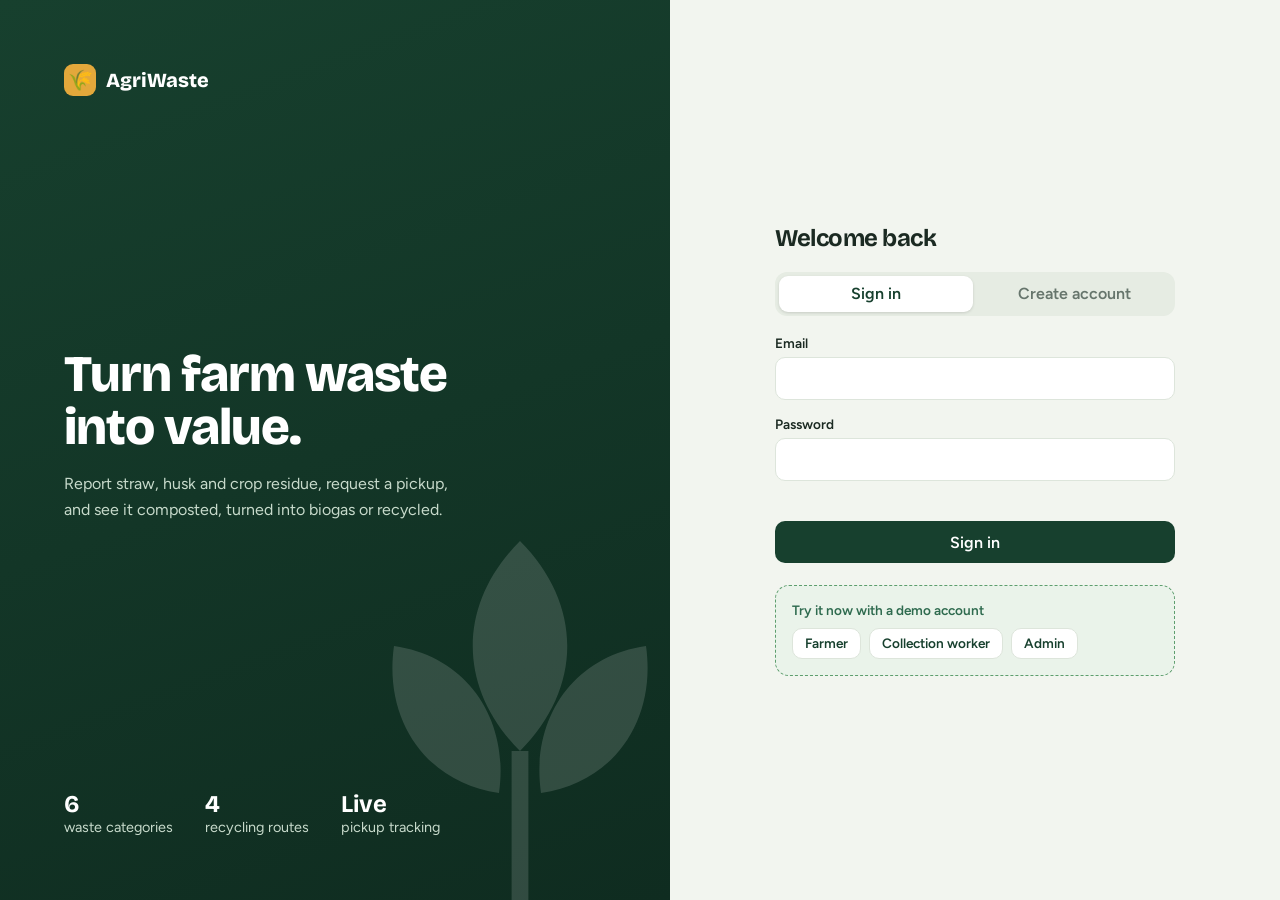
<file: public/index.html>
<!DOCTYPE html>
<html lang="en"><head>
<meta charset="utf-8"><meta name="viewport" content="width=device-width,initial-scale=1">
<title>AgriWaste · Smart Agriculture Waste Management</title>
<link rel="preconnect" href="https://fonts.googleapis.com">
<link href="https://fonts.googleapis.com/css2?family=Bricolage+Grotesque:opsz,wght@12..96,600;12..96,800&family=Figtree:wght@400;500;600&display=swap" rel="stylesheet">
<link rel="stylesheet" href="style.css"></head><body>

<section id="auth">
  <div class="hero">
    <div class="logo"><i>🌾</i>AgriWaste</div>
    <div><h1>Turn farm waste into value.</h1><p>Report straw, husk and crop residue, request a pickup, and see it composted, turned into biogas or recycled.</p></div>
    <div class="stats-strip"><div><b>6</b>waste categories</div><div><b>4</b>recycling routes</div><div><b>Live</b>pickup tracking</div></div>
    <svg viewBox="0 0 200 200" fill="#fff"><path d="M100 10c30 30 30 70 0 100-30-30-30-70 0-100zM40 60c35 5 55 35 50 70-35-5-55-35-50-70zM160 60c-35 5-55 35-50 70 35-5 55-35 50-70zM96 110h8v90h-8z"/></svg>
  </div>
  <div class="formwrap"><div class="formbox">
    <h2>Welcome back</h2><div class="tabs"><button id="tLogin" class="on">Sign in</button><button id="tReg">Create account</button></div>
    <form id="authForm">
      <div id="regOnly" class="hide"><div class="field"><label for="name">Full name</label><input id="name"></div>
      <div class="row"><div class="field"><label for="phone">Phone</label><input id="phone"></div><div class="field"><label for="role">I am a</label><select id="role"><option value="farmer">Farmer</option><option value="worker">Collection worker</option></select></div></div></div>
      <div class="field"><label for="email">Email</label><input id="email" type="email" required></div>
      <div class="field"><label for="password">Password</label><input id="password" type="password" required minlength="6"></div>
      <div class="err" id="err" role="alert"></div>
      <button class="btn" style="width:100%" id="authBtn">Sign in</button>
    </form>
    <div class="demo"><p>Try it now with a demo account</p><div>
      <button class="btn alt sm" data-demo="farmer@demo.com">Farmer</button><button class="btn alt sm" data-demo="worker@demo.com">Collection worker</button><button class="btn alt sm" data-demo="admin@demo.com">Admin</button></div></div>
  </div></div>
</section>

<div id="app" class="hide">
  <aside><div class="logo"><i>🌾</i>AgriWaste</div><nav id="nav" style="display:contents"></nav>
    <div class="me"><b id="meName"></b><small id="meRole"></small><button class="btn alt sm" id="logout" style="margin-top:.6rem">Sign out</button></div></aside>
  <main><div class="top"><div><h2 id="title"></h2><p id="sub"></p></div><div class="top-actions"><button class="btn alt bell" id="bell">🔔 Notifications<b id="badge" class="hide"></b></button><button class="btn alt top-logout" id="logoutTop">Sign out</button></div></div>
    <div id="notes" class="card hide"></div><div id="view"></div></main>
</div>
<dialog id="dlg"></dialog>
<div id="toast" role="status"></div>

<script src="app.js"></script></body></html>
</file>
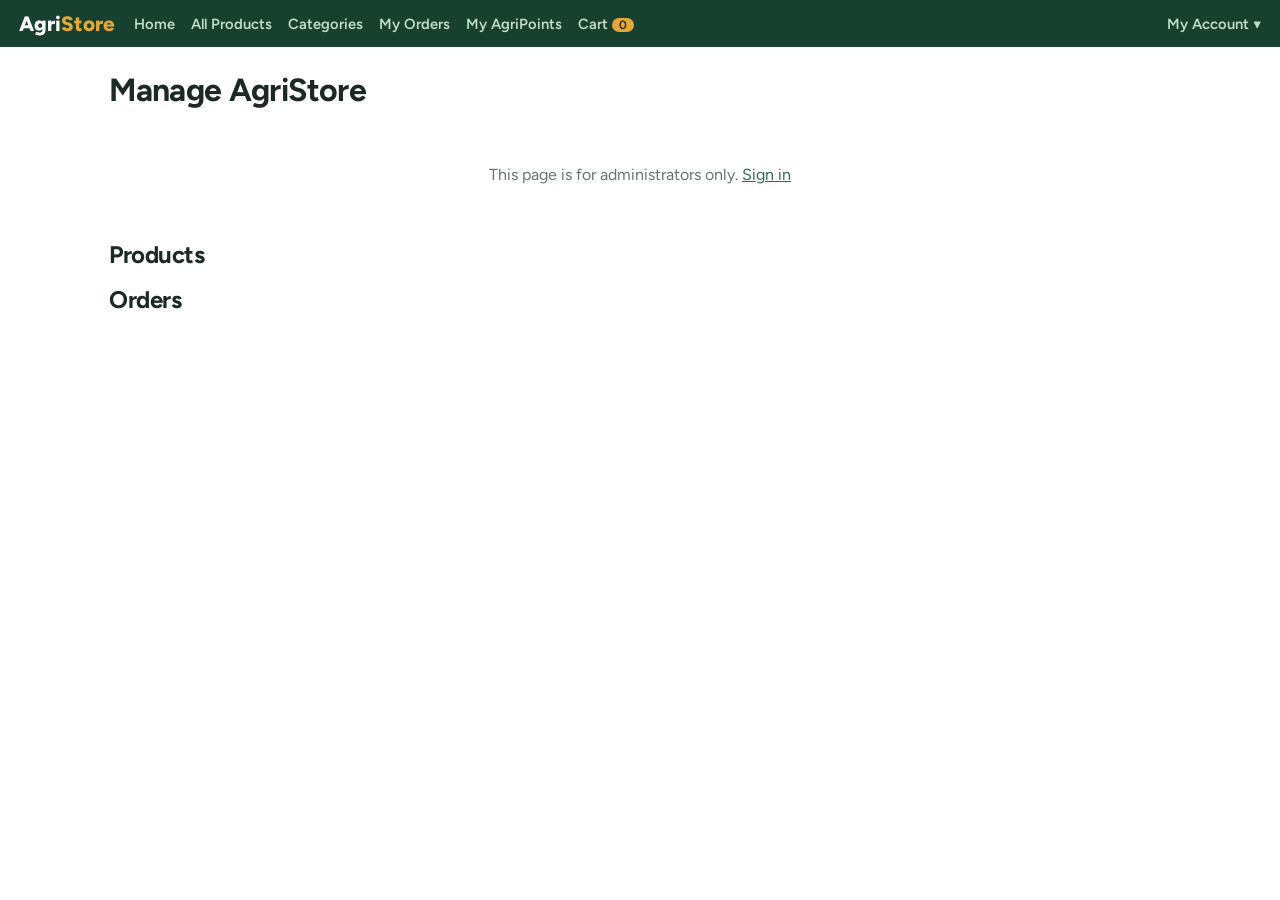
<file: admin.html>
<!DOCTYPE html>
<html lang="en"><head><meta charset="utf-8"><meta name="viewport" content="width=device-width,initial-scale=1">
<title>Manage store | AgriStore</title>
<link href="https://fonts.googleapis.com/css2?family=Figtree:wght@400;500;600;800&display=swap" rel="stylesheet">
<link rel="stylesheet" href="/agristore_frontend/css/agristore.css"></head>
<body data-page="admin">
<header id="header" class="site-header"></header>
<main class="wrap">
<h1 style="margin-bottom:1rem">Manage AgriStore</h1><div id="admin"></div><h2 style="margin:1rem 0">Products</h2><div id="admin-products"></div><h2 style="margin:1rem 0">Orders</h2><div id="admin-orders"></div>
</main>
<div id="toast" role="status"></div>
<script src="/agristore_frontend/js/agristore_admin.js"></script>
<script src="/agristore_frontend/js/agristore.js"></script>
</body></html>
</file>
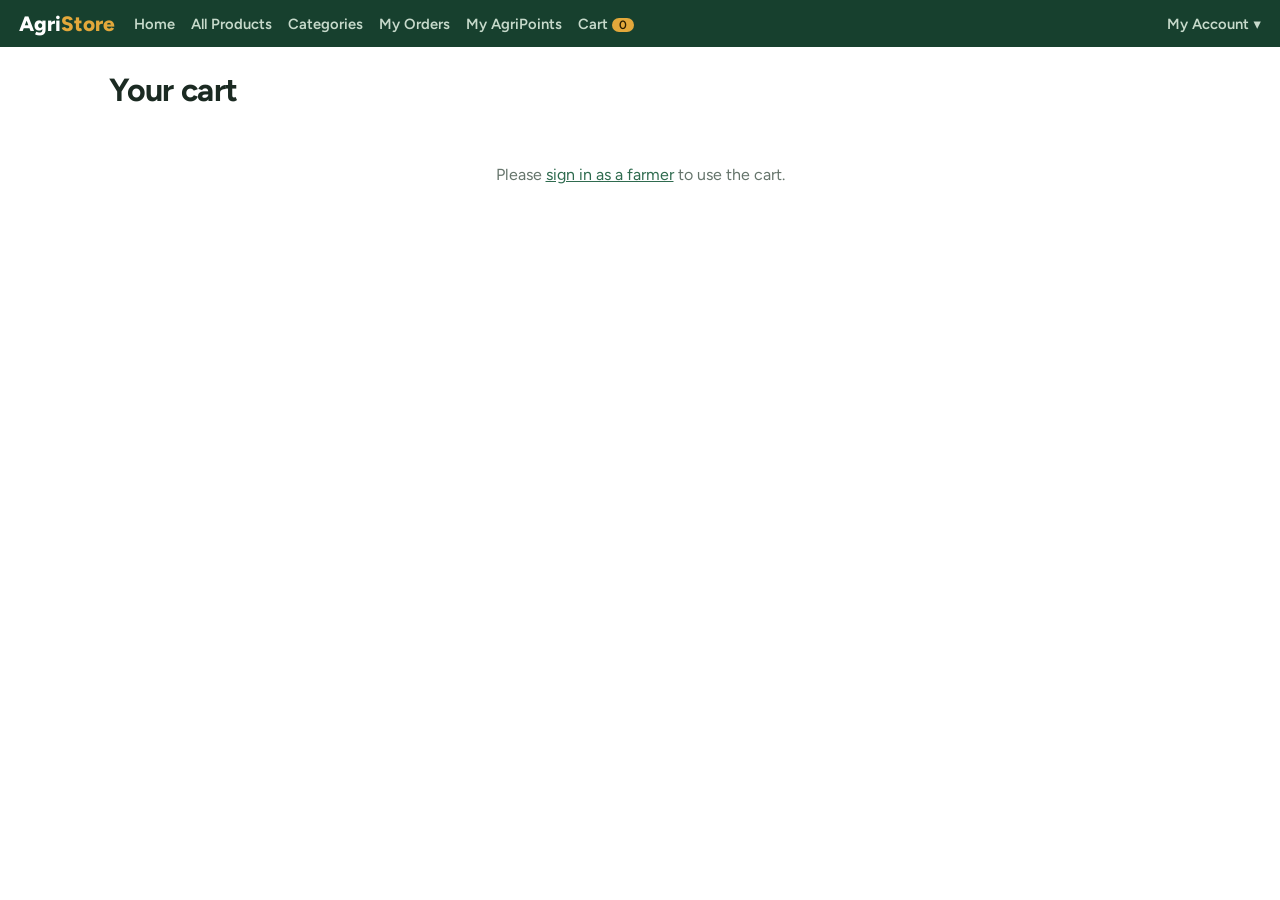
<file: cart.html>
<!DOCTYPE html>
<html lang="en"><head><meta charset="utf-8"><meta name="viewport" content="width=device-width,initial-scale=1">
<title>Cart | AgriStore</title>
<link href="https://fonts.googleapis.com/css2?family=Figtree:wght@400;500;600;800&display=swap" rel="stylesheet">
<link rel="stylesheet" href="/agristore_frontend/css/agristore.css"></head>
<body data-page="cart">
<header id="header" class="site-header"></header>
<main class="wrap">
<h1 style="margin-bottom:1rem">Your cart</h1><div id="cart"><p class="empty">Loading...</p></div>
</main>
<div id="toast" role="status"></div>
<script src="/agristore_frontend/js/agristore.js"></script>
</body></html>
</file>
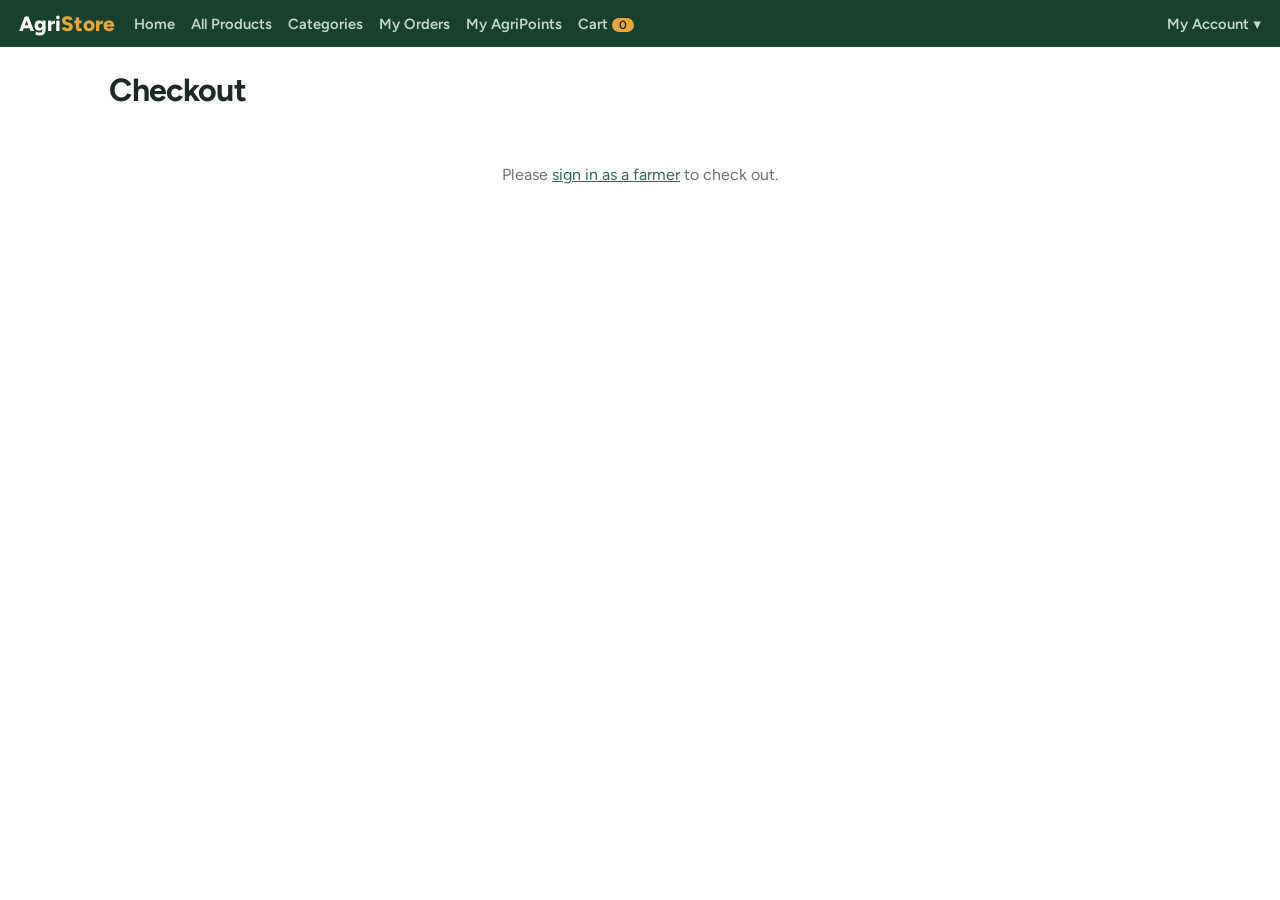
<file: checkout.html>
<!DOCTYPE html>
<html lang="en"><head><meta charset="utf-8"><meta name="viewport" content="width=device-width,initial-scale=1">
<title>Checkout | AgriStore</title>
<link href="https://fonts.googleapis.com/css2?family=Figtree:wght@400;500;600;800&display=swap" rel="stylesheet">
<link rel="stylesheet" href="/agristore_frontend/css/agristore.css"></head>
<body data-page="checkout">
<header id="header" class="site-header"></header>
<main class="wrap">
<h1 style="margin-bottom:1rem">Checkout</h1><div id="checkout"><p class="empty">Loading...</p></div>
</main>
<div id="toast" role="status"></div>
<script src="/agristore_frontend/js/agristore.js"></script>
</body></html>
</file>
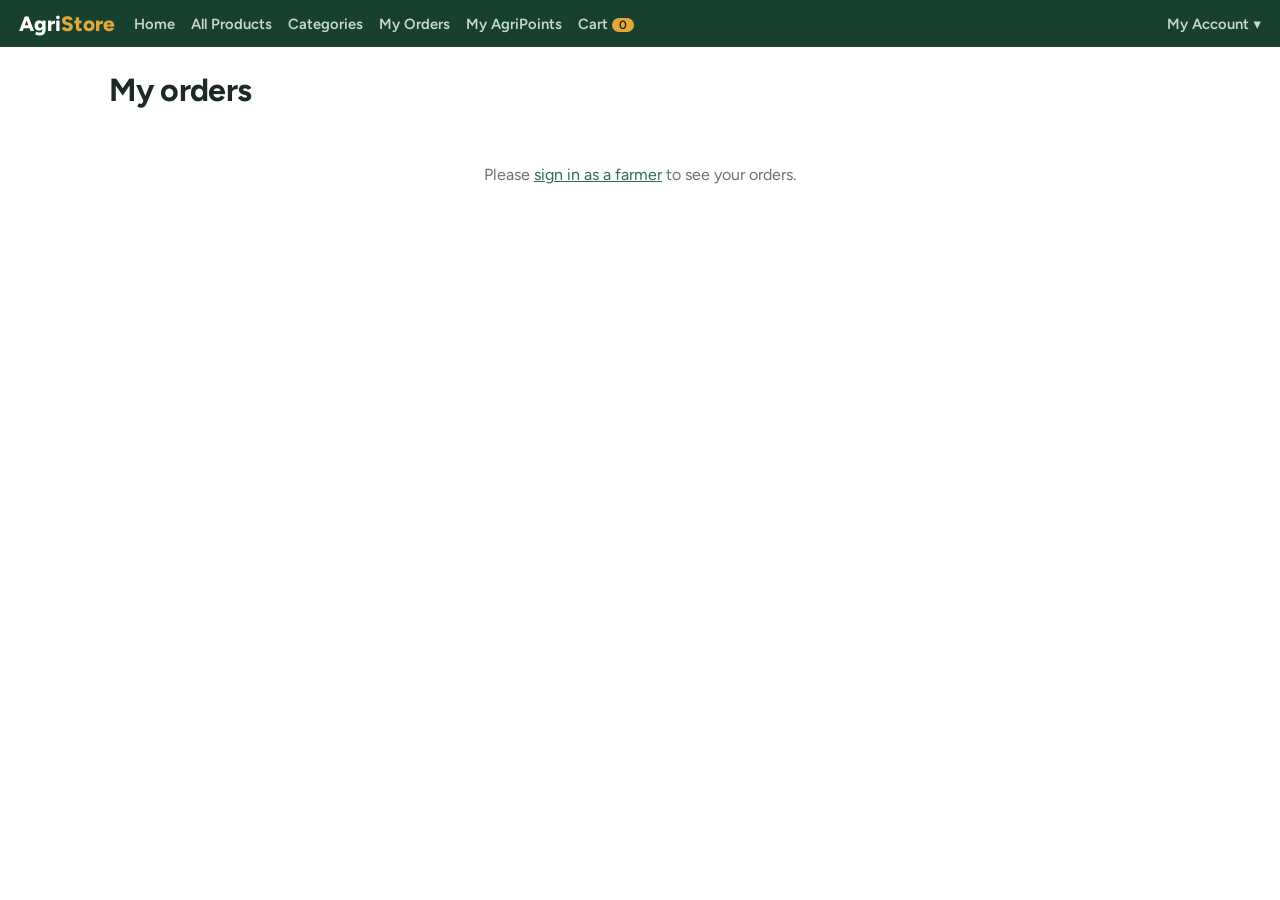
<file: orders.html>
<!DOCTYPE html>
<html lang="en"><head><meta charset="utf-8"><meta name="viewport" content="width=device-width,initial-scale=1">
<title>My Orders | AgriStore</title>
<link href="https://fonts.googleapis.com/css2?family=Figtree:wght@400;500;600;800&display=swap" rel="stylesheet">
<link rel="stylesheet" href="/agristore_frontend/css/agristore.css"></head>
<body data-page="orders">
<header id="header" class="site-header"></header>
<main class="wrap">
<h1 style="margin-bottom:1rem">My orders</h1><div id="flash"></div><div id="orders"><p class="empty">Loading...</p></div>
</main>
<div id="toast" role="status"></div>
<script src="/agristore_frontend/js/agristore.js"></script>
</body></html>
</file>
<file: public/style.css>
:root{--forest:#17402E;--moss:#2F6B4F;--leaf:#5E9E6E;--wheat:#E3A83B;--paper:#F2F5EF;--card:#fff;--ink:#1B2A22;--mute:#66756C;--line:#DDE5DB;--bad:#B3402F;
--r:14px;font-family:Figtree,system-ui,sans-serif;color:var(--ink)}
*{box-sizing:border-box}body{margin:0;background:var(--paper);min-height:100vh}
h1,h2,h3{font-family:'Bricolage Grotesque',sans-serif;margin:0;letter-spacing:-.02em}
button,input,select,textarea{font:inherit}
:focus-visible{outline:3px solid var(--wheat);outline-offset:2px}
.btn{border:0;border-radius:10px;padding:.7rem 1.1rem;font-weight:600;cursor:pointer;background:var(--forest);color:#fff;transition:background .15s}
.btn:hover{background:var(--moss)}.btn.alt{background:#fff;color:var(--forest);border:1px solid var(--line)}.btn.alt:hover{background:var(--paper)}
.btn.sm{padding:.4rem .75rem;font-size:.85rem}.btn.wheat{background:var(--wheat);color:#2a1d00}
label{display:block;font-size:.85rem;font-weight:600;margin:0 0 .35rem}
input,select,textarea{width:100%;padding:.7rem .85rem;border:1px solid var(--line);border-radius:10px;background:#fff}
.field{margin-bottom:1rem}.row{display:grid;grid-template-columns:1fr 1fr;gap:1rem}
.hide{display:none!important}
/* auth */
#auth{display:grid;grid-template-columns:1.1fr 1fr;min-height:100vh}
.hero{background:linear-gradient(160deg,var(--forest),#0F2C20);color:#fff;padding:4rem;display:flex;flex-direction:column;justify-content:space-between;position:relative;overflow:hidden}
.hero svg{position:absolute;right:-60px;bottom:-40px;width:420px;opacity:.14}
.hero h1{font-size:clamp(2.2rem,4vw,3.4rem);line-height:1.05;max-width:12ch;font-weight:800}
.hero p{max-width:40ch;color:#C7DACB;line-height:1.6}
.logo{display:flex;gap:.6rem;align-items:center;font-family:'Bricolage Grotesque';font-weight:800;font-size:1.25rem}
.logo i{width:32px;height:32px;border-radius:9px;background:var(--wheat);display:grid;place-items:center;font-style:normal}
.stats-strip{display:flex;gap:2rem;font-size:.9rem;color:#C7DACB}.stats-strip b{display:block;color:#fff;font-size:1.5rem;font-family:'Bricolage Grotesque'}
.formwrap{display:grid;place-items:center;padding:2rem}.formbox{width:100%;max-width:400px}
.tabs{display:flex;gap:.25rem;background:#E6ECE3;padding:.25rem;border-radius:12px;margin:1.2rem 0}
.tabs button{flex:1;border:0;background:none;padding:.55rem;border-radius:9px;font-weight:600;cursor:pointer;color:var(--mute)}.tabs .on{background:#fff;color:var(--forest);box-shadow:0 1px 3px #0002}
.demo{margin-top:1.4rem;padding:1rem;border:1px dashed var(--leaf);border-radius:var(--r);background:#EAF3EA}
.demo p{margin:0 0 .6rem;font-size:.85rem;color:var(--moss);font-weight:600}.demo div{display:flex;gap:.5rem;flex-wrap:wrap}
.err{color:var(--bad);font-size:.88rem;min-height:1.2rem;margin:.3rem 0}
/* app */
#app{display:grid;grid-template-columns:250px 1fr;min-height:100vh}
aside{background:var(--forest);color:#fff;padding:1.4rem 1rem;display:flex;flex-direction:column;gap:.25rem;position:sticky;top:0;height:100vh}
aside .logo{padding:0 .5rem 1.5rem}
.nav{display:flex;gap:.7rem;align-items:center;padding:.7rem .8rem;border-radius:10px;color:#C7DACB;background:none;border:0;text-align:left;cursor:pointer;font-weight:500}
.nav:hover{background:#ffffff14}.nav.on{background:#fff;color:var(--forest);font-weight:600}
.me{margin-top:auto;padding:.8rem;border-top:1px solid #ffffff22;font-size:.85rem}.me small{color:#9DB8A5;display:block}
main{padding:2rem 2.4rem;max-width:1200px;width:100%}
.top{display:flex;justify-content:space-between;align-items:center;margin-bottom:1.6rem;gap:1rem}
.top h2{font-size:1.8rem}.top p{margin:.2rem 0 0;color:var(--mute)}
.bell{position:relative}.bell b{position:absolute;top:-6px;right:-6px;background:var(--bad);color:#fff;font-size:.7rem;border-radius:99px;padding:1px 6px}
.card{background:var(--card);border:1px solid var(--line);border-radius:var(--r);padding:1.4rem}
.grid4{display:grid;grid-template-columns:repeat(4,1fr);gap:1rem;margin-bottom:1.2rem}
.stat span{color:var(--mute);font-size:.85rem}.stat strong{display:block;font-family:'Bricolage Grotesque';font-size:2rem;margin:.3rem 0 0}
.stat.lead{background:var(--forest);color:#fff;border:0}.stat.lead span{color:#B6D0BC}
.two{display:grid;grid-template-columns:1.2fr 1fr;gap:1.2rem}
.bar{display:grid;grid-template-columns:130px 1fr 70px;gap:.7rem;align-items:center;margin:.7rem 0;font-size:.9rem}
.bar i{display:block;height:12px;border-radius:99px;background:linear-gradient(90deg,var(--moss),var(--leaf))}.bar div{background:#EEF2EC;border-radius:99px}
table{width:100%;border-collapse:collapse;font-size:.92rem}th{text-align:left;color:var(--mute);font-weight:500;padding:.6rem;border-bottom:1px solid var(--line)}td{padding:.8rem .6rem;border-bottom:1px solid var(--line);vertical-align:middle}
.pill{padding:.2rem .65rem;border-radius:99px;font-size:.78rem;font-weight:600;white-space:nowrap}
.pending{background:#FCEFD2;color:#8A5E00}.accepted{background:#DDEBF7;color:#1F5C8F}.scheduled{background:#E7E0F6;color:#5B3FA0}.collected{background:#D9F0DF;color:#1F6B3A}.recycled{background:var(--forest);color:#fff}
.tip{background:#FFF6E0;border-left:4px solid var(--wheat);padding:.9rem 1rem;border-radius:8px;margin:.5rem 0 1rem;font-size:.92rem}
.guide{display:grid;grid-template-columns:repeat(auto-fill,minmax(250px,1fr));gap:1rem}.guide h3{font-size:1.1rem}.guide em{color:var(--moss);font-style:normal;font-weight:600;font-size:.85rem}
.empty{text-align:center;color:var(--mute);padding:2.5rem 1rem}
#notes{position:absolute;right:2.4rem;top:5rem;width:330px;z-index:5;box-shadow:0 12px 40px #0002}
#notes p{margin:0;padding:.65rem 0;border-bottom:1px solid var(--line);font-size:.9rem}
dialog{border:0;border-radius:var(--r);padding:1.6rem;width:min(440px,92vw);box-shadow:0 20px 60px #0004}dialog::backdrop{background:#0006}dialog dl{display:grid;grid-template-columns:110px 1fr;gap:.6rem 1rem;margin:1rem 0}dialog dt{color:var(--mute);font-size:.85rem}dialog dd{margin:0;font-weight:500;word-break:break-word}
#toast{position:fixed;bottom:1.5rem;left:50%;transform:translateX(-50%);background:var(--ink);color:#fff;padding:.8rem 1.3rem;border-radius:10px;opacity:0;pointer-events:none;transition:.25s}#toast.show{opacity:1}
.top-actions{display:flex;gap:.5rem;align-items:center}.top-logout{display:none}
@media(max-width:900px){#auth{grid-template-columns:1fr}.hero{display:none}#app{grid-template-columns:1fr}aside{position:static;height:auto;flex-direction:row;overflow-x:auto;padding:.6rem}aside .logo,.me{display:none}.nav{white-space:nowrap}.top{flex-wrap:wrap}.top-logout{display:inline-block}main{padding:1.2rem}.grid4{grid-template-columns:1fr 1fr}.two,.row{grid-template-columns:1fr}.bar{grid-template-columns:90px 1fr 60px}.table{overflow-x:auto}#notes{right:1rem;left:1rem;width:auto}}
@media(prefers-reduced-motion:reduce){*{transition:none!important}}
</file>
<file: agristore_frontend/css/agristore.css>
/* AgriStore styles. White background with green accents, matching the AgriWaste colours. */
:root { --forest: #17402E; --green: #2F6B4F; --leaf: #5E9E6E; --wheat: #E3A83B; --ink: #1B2A22; --muted: #66756C; --line: #DDE5DB; --soft: #F2F5EF; --bad: #B3402F; }
* { box-sizing: border-box; }
body { margin: 0; background: #fff; color: var(--ink); font-family: Figtree, system-ui, sans-serif; }
a { color: var(--green); }
h1, h2, h3 { margin: 0; letter-spacing: -0.02em; }
.muted { color: var(--muted); }
.small { font-size: 0.82rem; }
:focus-visible { outline: 3px solid var(--wheat); outline-offset: 2px; }

/* header */
.site-header { background: var(--forest); color: #fff; padding: 0.7rem 1.2rem; display: flex; flex-wrap: wrap; align-items: center; gap: 0.6rem 1.2rem; position: sticky; top: 0; z-index: 10; }
.brand { color: #fff; text-decoration: none; font-weight: 800; font-size: 1.3rem; }
.brand span { color: var(--wheat); }
.site-header nav { display: flex; flex-wrap: wrap; gap: 0.2rem 1rem; flex: 1; }
.site-header nav a, .menu summary { color: #C7DACB; text-decoration: none; font-weight: 600; font-size: 0.92rem; cursor: pointer; }
.site-header nav a:hover { color: #fff; }
.points-chip { background: #ffffff1f; border-radius: 99px; padding: 0.3rem 0.8rem; font-size: 0.85rem; }
.badge { background: var(--wheat); color: #2a1d00; border-radius: 99px; padding: 0 0.45rem; font-size: 0.75rem; margin-left: 0.2rem; }
.menu { position: relative; }
.menu summary { list-style: none; }
.menu div { position: absolute; right: 0; top: 2rem; background: #fff; color: var(--ink); border: 1px solid var(--line); border-radius: 10px; padding: 0.8rem; min-width: 190px; display: grid; gap: 0.5rem; box-shadow: 0 8px 24px #0002; }
.menu div a { color: var(--green); }

/* layout and buttons */
.wrap { max-width: 1100px; margin: 0 auto; padding: 1.5rem 1.2rem 3rem; }
.hero { background: linear-gradient(120deg, var(--soft), #E4EFE4); border-radius: 16px; padding: 1.6rem; margin-bottom: 1.4rem; }
.hero h1 { font-size: 1.9rem; margin-bottom: 0.4rem; }
.btn { border: 0; border-radius: 10px; padding: 0.6rem 1rem; font: inherit; font-weight: 600; background: var(--forest); color: #fff; cursor: pointer; text-decoration: none; display: inline-block; text-align: center; }
.btn:hover { background: var(--green); }
.btn.alt { background: #fff; color: var(--forest); border: 1px solid var(--line); }
.btn.danger { background: #fff; color: var(--bad); border: 1px solid var(--line); }
.btn[disabled] { opacity: 0.5; cursor: not-allowed; }
input, select, textarea { width: 100%; padding: 0.6rem 0.75rem; border: 1px solid var(--line); border-radius: 10px; font: inherit; background: #fff; }
label { display: block; font-size: 0.85rem; font-weight: 600; margin: 0 0 0.3rem; }
.field { margin-bottom: 0.9rem; }
.row { display: flex; gap: 0.6rem; flex-wrap: wrap; align-items: center; }
.grid2 { display: grid; grid-template-columns: 1fr 1fr; gap: 0.9rem; }
.error { color: var(--bad); min-height: 1.2rem; font-size: 0.9rem; }

/* filters and product cards */
.filters { display: grid; grid-template-columns: 2fr 1fr 1fr auto; gap: 0.7rem; align-items: end; margin-bottom: 1rem; }
.chips { display: flex; flex-wrap: wrap; gap: 0.5rem; margin-bottom: 1.2rem; }
.chip { border: 1px solid var(--line); background: #fff; border-radius: 99px; padding: 0.35rem 0.9rem; cursor: pointer; font: inherit; font-size: 0.88rem; }
.chip.on { background: var(--forest); color: #fff; border-color: var(--forest); }
.product-grid { display: grid; grid-template-columns: repeat(auto-fill, minmax(230px, 1fr)); gap: 1rem; }
.card { border: 1px solid var(--line); border-radius: 14px; overflow: hidden; background: #fff; display: flex; flex-direction: column; }
.card img { width: 100%; aspect-ratio: 4 / 3; object-fit: cover; display: block; background: var(--soft); }
.card-body { padding: 0.9rem; display: grid; gap: 0.4rem; flex: 1; align-content: start; }
.card h3 { font-size: 1rem; }
.price { font-size: 1.3rem; font-weight: 800; color: var(--forest); }
.tag { display: inline-block; font-size: 0.72rem; font-weight: 600; background: var(--soft); border-radius: 99px; padding: 0.15rem 0.6rem; margin-right: 0.3rem; }
.tag.demo { background: #FFF1CC; color: #7a5200; }
.in-stock { color: #1F6B3A; font-size: 0.85rem; font-weight: 600; }
.out-stock { color: var(--bad); font-size: 0.85rem; font-weight: 600; }

/* product page, cart, checkout, orders, admin */
.product-page { display: grid; grid-template-columns: 1fr 1fr; gap: 1.5rem; }
.product-page img { width: 100%; border-radius: 14px; border: 1px solid var(--line); }
.panel { border: 1px solid var(--line); border-radius: 14px; padding: 1.2rem; margin-bottom: 1rem; background: #fff; }
.cart-line { display: grid; grid-template-columns: 70px 1fr auto auto; gap: 0.8rem; align-items: center; padding: 0.7rem 0; border-bottom: 1px solid var(--line); }
.cart-line img { width: 70px; height: 52px; object-fit: cover; border-radius: 8px; }
.qty { display: flex; align-items: center; gap: 0.4rem; }
.qty button { width: 30px; height: 30px; border: 1px solid var(--line); background: #fff; border-radius: 8px; cursor: pointer; font-size: 1rem; }
.checkout-layout { display: grid; grid-template-columns: 1.2fr 1fr; gap: 1.2rem; align-items: start; }
.sum-row { display: flex; justify-content: space-between; padding: 0.35rem 0; }
.sum-row.total { border-top: 2px solid var(--line); margin-top: 0.4rem; padding-top: 0.7rem; font-weight: 800; font-size: 1.15rem; }
.discount { color: #1F6B3A; }
.status { padding: 0.15rem 0.7rem; border-radius: 99px; font-size: 0.78rem; font-weight: 700; background: var(--soft); }
.status.delivered { background: #D9F0DF; color: #1F6B3A; }
.status.cancelled { background: #F7DDD8; color: var(--bad); }
.status.shipped { background: #DDEBF7; color: #1F5C8F; }
.notice { background: #E9F5EA; border: 1px solid var(--leaf); border-radius: 10px; padding: 0.8rem 1rem; margin-bottom: 1rem; }
details.order { border: 1px solid var(--line); border-radius: 12px; padding: 0.9rem 1rem; margin-bottom: 0.8rem; }
details.order summary { cursor: pointer; display: flex; justify-content: space-between; gap: 0.6rem; flex-wrap: wrap; font-weight: 600; }
table { width: 100%; border-collapse: collapse; font-size: 0.9rem; }
th { text-align: left; color: var(--muted); font-weight: 500; padding: 0.5rem; border-bottom: 1px solid var(--line); }
td { padding: 0.6rem 0.5rem; border-bottom: 1px solid var(--line); vertical-align: top; }
.table-scroll { overflow-x: auto; }
.empty { text-align: center; color: var(--muted); padding: 2.5rem 1rem; }
#toast { position: fixed; bottom: 1.2rem; left: 50%; transform: translateX(-50%); background: var(--ink); color: #fff; padding: 0.7rem 1.2rem; border-radius: 10px; opacity: 0; transition: 0.25s; pointer-events: none; }
#toast.show { opacity: 1; }

/* phones and tablets */
@media (max-width: 800px) {
  .filters, .grid2, .product-page, .checkout-layout { grid-template-columns: 1fr; }
  .cart-line { grid-template-columns: 56px 1fr; }
  .cart-line img { width: 56px; height: 44px; }
  .hero h1 { font-size: 1.5rem; }
}
</file>
